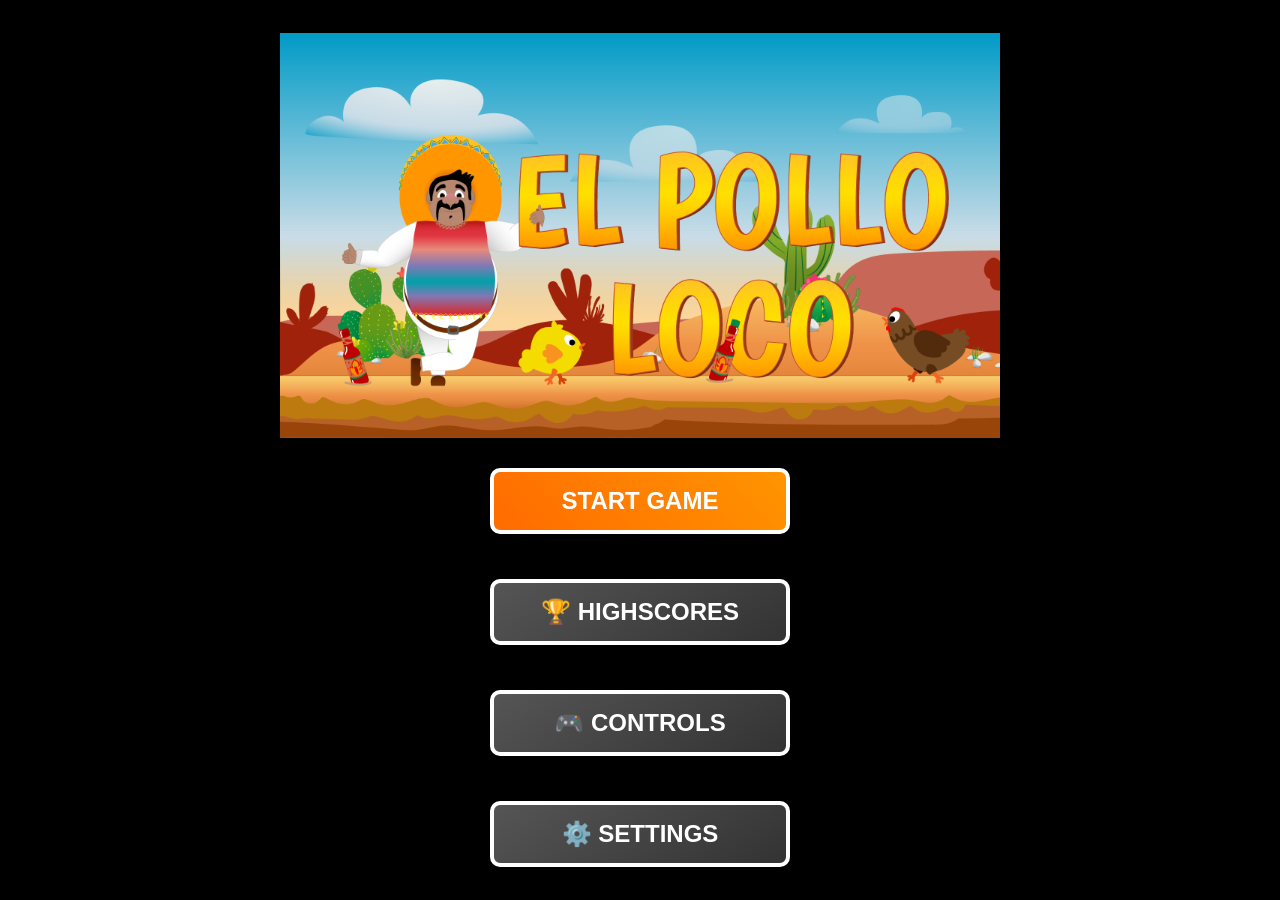
<file: index.html>
<!DOCTYPE html>
<html lang="en">
  <head>
    <meta charset="UTF-8" />
    <meta name="viewport" content="width=device-width, initial-scale=1.0" />
    <title>El Polo Loco</title>
    <link rel="stylesheet" href="style.css" />
    <script type="module" src="js/game.js"></script>
  </head>

  <body>
    <!-- Start Screen -->
    <div id="startScreen" class="screen">
      <img
        src="img/9_intro_outro_screens/start/startscreen_1.png"
        alt="El Pollo Loco"
      />

      <div class="start-buttons">
        <button id="startButton" class="game-button">START GAME</button>
        <button id="showHighscores" class="game-button secondary">🏆 HIGHSCORES</button>
        <button id="showControls" class="game-button secondary">🎮 CONTROLS</button>
        <button id="openSettings" class="game-button secondary">⚙️ SETTINGS</button>
      </div>
    </div>

    <!-- Canvas Container -->
    <div id="canvasContainer">
      <h1>El Polo Loco</h1>
      <canvas id="canvas" width="720" height="480"></canvas>
    </div>

    <!-- Settings Screen -->
    <div id="settingsScreen" class="screen overlay hidden">
      <div class="settings-panel">
        <h2>⚙️ SETTINGS</h2>

        <!-- Audio Settings -->
        <div class="settings-section">
          <h3>🔊 Audio</h3>

          <div class="setting-row">
            <label for="musicVolume">Music Volume:</label>
            <input
              type="range"
              id="musicVolume"
              min="0"
              max="100"
              value="100"
            />
            <span id="musicVolumeValue" class="value-display">100%</span>
          </div>

          <div class="setting-row">
            <label for="soundVolume">Sound Volume:</label>
            <input type="range" id="soundVolume" min="0" max="100" value="30" />
            <span id="soundVolumeValue" class="value-display">30%</span>
          </div>

          <div class="setting-row checkbox-row">
            <label for="muteAll">
              <input type="checkbox" id="muteAll" />
              Mute All
            </label>
          </div>
        </div>

        <!-- Legal Links -->
        <div class="settings-section">
          <h3>📋 Legal</h3>
          <div class="legal-links">
            <a href="impressum.html" target="_blank">📄 Impressum</a>
            <a href="datenschutz.html" target="_blank">🔒 Datenschutz</a>
          </div>
        </div>

        <!-- Buttons -->
        <div class="settings-buttons">
          <button id="saveSettings" class="game-button">SAVE & CLOSE</button>
          <button id="cancelSettings" class="game-button secondary">
            CANCEL
          </button>
        </div>
      </div>
    </div>

    <!-- Win Screen -->
    <div id="winScreen" class="screen overlay hidden">
      <img src="img/You won, you lost/You Win A.png" alt="You Win" />
      <div class="button-container">
        <button id="restartButton" class="game-button">RESTART</button>
        <button id="nextLevelButton" class="game-button">NEXT LEVEL</button>
      </div>
    </div>

    <!-- Lost Screen -->
    <div id="lostScreen" class="screen overlay hidden">
      <img src="img/You won, you lost/You lost.png" alt="You Lost" />
      <button id="restartLostButton" class="game-button">RESTART</button>
    </div>

    <!-- Score Breakdown Screen -->
    <div id="scoreScreen" class="screen overlay hidden">
      <div class="score-panel">
        <h2>🎉 VICTORY!</h2>
        
        <div class="score-breakdown">
          <h3>Score Breakdown:</h3>
          
          <div class="score-row">
            <span class="label">💰 Coins:</span>
            <span id="scoreCoins" class="value">--</span>
          </div>
          
          <div class="score-row">
            <span class="label">❤️ Health:</span>
            <span id="scoreHealth" class="value">--</span>
          </div>
          
          <div class="score-row">
            <span class="label">🍾 Bottles:</span>
            <span id="scoreBottles" class="value">--</span>
          </div>
          
          <div class="score-row">
            <span class="label">⏱️ Time Bonus:</span>
            <span id="scoreTime" class="value">--</span>
          </div>
          
          <div class="score-row subtotal">
            <span class="label">Subtotal:</span>
            <span id="scoreSubtotal" class="value">--</span>
          </div>
          
          <div class="score-row multiplier">
            <span class="label">✨ Multiplier:</span>
            <span id="scoreMultiplier" class="value">--</span>
          </div>
          
          <div class="score-row bonus">
            <span class="label">🎁 Level Bonus:</span>
            <span id="scoreLevelBonus" class="value">+500</span>
          </div>
          
          <div class="score-row total">
            <span class="label">TOTAL SCORE:</span>
            <span id="scoreTotal" class="value">--</span>
          </div>
        </div>
        
        <input 
          type="text" 
          id="playerNameInput" 
          placeholder="Enter your name..." 
          maxlength="20"
          class="name-input"
        >
        
        <div class="score-buttons">
          <button id="submitScore" class="game-button">SUBMIT SCORE</button>
          <button id="skipScore" class="game-button secondary">SKIP</button>
        </div>
      </div>
    </div>

    <!-- Highscore Screen -->
    <div id="highscoreScreen" class="screen overlay hidden">
      <div class="info-panel">
        <h2>🏆 TOP 10 HIGHSCORES</h2>
        
        <div id="highscoreList" class="highscore-list">
          <div class="loading">Loading...</div>
        </div>
        
        <button id="closeHighscores" class="game-button">CLOSE</button>
      </div>
    </div>

    <!-- ========== NEU: Controls Screen ========== -->
    <div id="controlsScreen" class="screen overlay hidden">
      <div class="info-panel">
        <h2>🎮 CONTROLS</h2>
        
        <div class="controls-detail">
          <div class="control-item">
            <div class="key-display">
              <span class="key">←</span>
              <span class="key">→</span>
            </div>
            <div class="control-description">
              <h3>Move Left / Right</h3>
              <p>Use arrow keys to walk through the level</p>
            </div>
          </div>
          
          <div class="control-item">
            <div class="key-display">
              <span class="key wide">SPACE</span>
            </div>
            <div class="control-description">
              <h3>Jump</h3>
              <p>Press and hold for higher jumps</p>
            </div>
          </div>
          
          <div class="control-item">
            <div class="key-display">
              <span class="key">D</span>
            </div>
            <div class="control-description">
              <h3>Throw Bottle</h3>
              <p>Attack chickens and the endboss</p>
            </div>
          </div>
        </div>
        
        <div class="game-tips">
          <h3>💡 Tips:</h3>
          <ul>
            <li>Collect bottles to increase your inventory (max 10)</li>
            <li>Jump on chickens to defeat them</li>
            <li>Hit the endboss 10 times with bottles to win</li>
            <li>Collect all coins for maximum score</li>
            <li>Finish quickly for time bonus</li>
          </ul>
        </div>
        
        <button id="closeControls" class="game-button">CLOSE</button>
      </div>
    </div>
    <!-- ========== ENDE Controls Screen ========== -->

  </body>
</html>
</file>
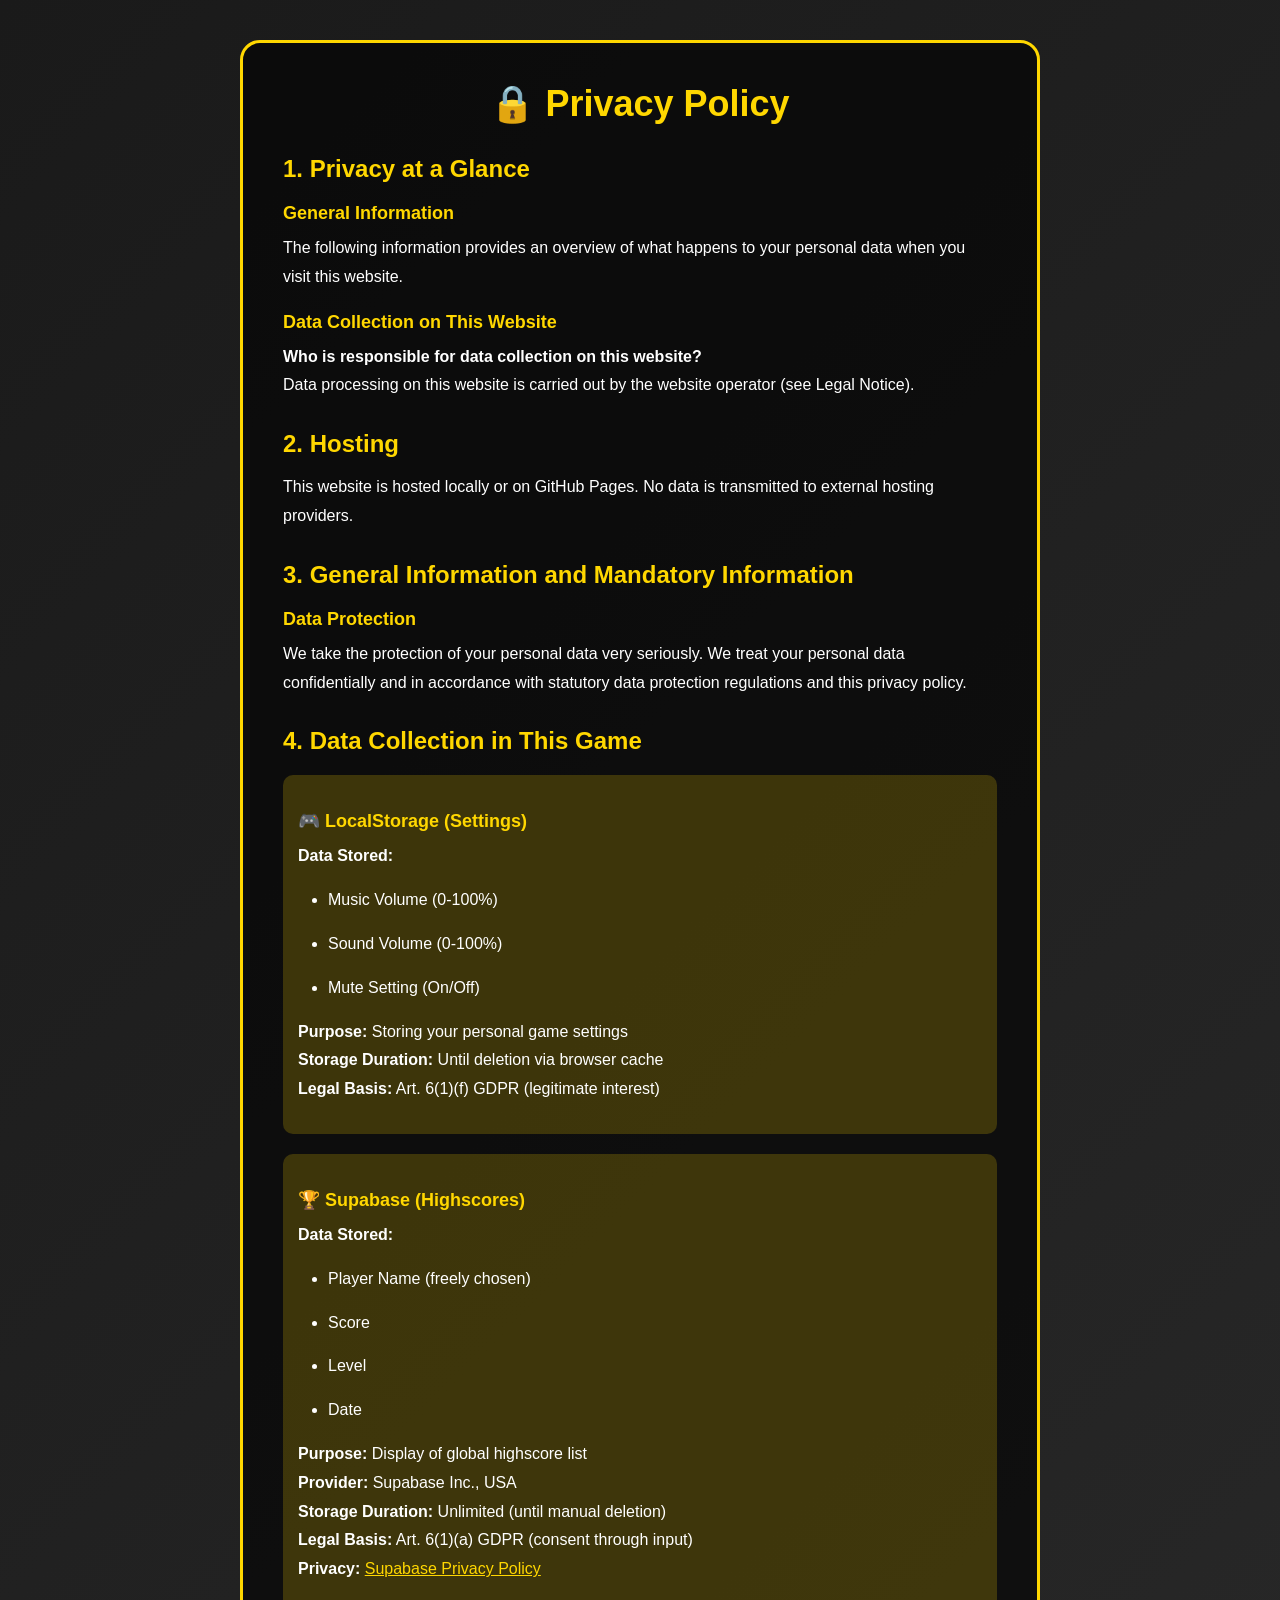
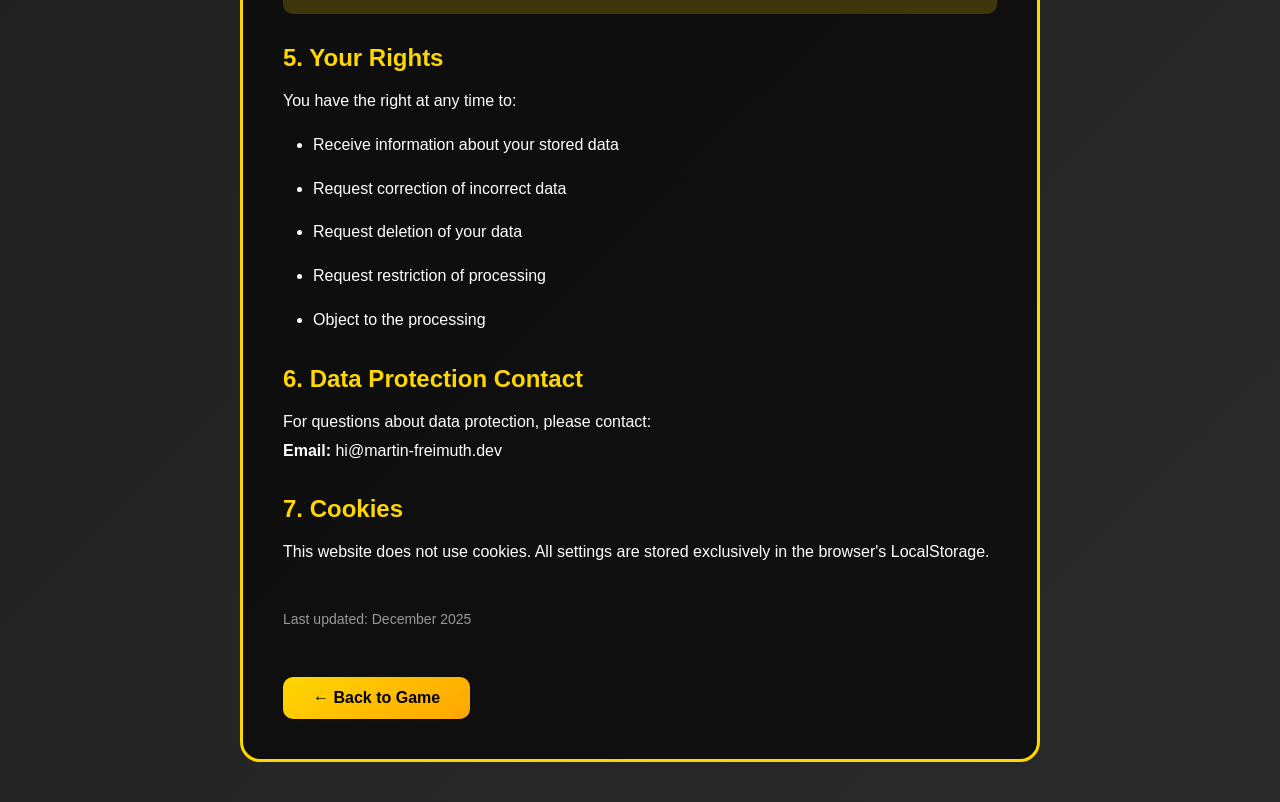
<file: datenschutz.html>
<!DOCTYPE html>
<html lang="en">
<head>
    <meta charset="UTF-8">
    <meta name="viewport" content="width=device-width, initial-scale=1.0">
    <title>Privacy Policy - El Pollo Loco</title>
    <style>
        * {
            margin: 0;
            padding: 0;
            box-sizing: border-box;
        }

        body {
            font-family: Arial, sans-serif;
            background: linear-gradient(135deg, #1a1a1a 0%, #2a2a2a 100%);
            color: white;
            padding: 40px 20px;
            min-height: 100vh;
        }

        .container {
            max-width: 800px;
            margin: 0 auto;
            background: rgba(0, 0, 0, 0.6);
            padding: 40px;
            border-radius: 20px;
            border: 3px solid #FFD700;
        }

        h1 {
            color: #FFD700;
            margin-bottom: 30px;
            text-align: center;
            font-size: 36px;
        }

        h2 {
            color: #FFD700;
            margin-top: 30px;
            margin-bottom: 15px;
            font-size: 24px;
        }

        h3 {
            color: #FFD700;
            margin-top: 20px;
            margin-bottom: 10px;
            font-size: 18px;
        }

        p, li {
            line-height: 1.8;
            margin-bottom: 15px;
        }

        ul {
            margin-left: 30px;
        }

        .back-link {
            display: inline-block;
            margin-top: 30px;
            padding: 12px 30px;
            background: linear-gradient(145deg, #FFD700, #FFA500);
            color: #000;
            text-decoration: none;
            border-radius: 10px;
            font-weight: bold;
            transition: transform 0.3s;
        }

        .back-link:hover {
            transform: translateY(-2px);
        }

        .highlight {
            background: rgba(255, 215, 0, 0.2);
            padding: 15px;
            border-radius: 10px;
            margin: 20px 0;
        }
    </style>
</head>
<body>
    <div class="container">
        <h1>🔒 Privacy Policy</h1>

        <h2>1. Privacy at a Glance</h2>
        
        <h3>General Information</h3>
        <p>
            The following information provides an overview of what happens to 
            your personal data when you visit this website.
        </p>

        <h3>Data Collection on This Website</h3>
        <p>
            <strong>Who is responsible for data collection on this website?</strong><br>
            Data processing on this website is carried out by the website 
            operator (see Legal Notice).
        </p>

        <h2>2. Hosting</h2>
        <p>
            This website is hosted locally or on GitHub Pages. No data is 
            transmitted to external hosting providers.
        </p>

        <h2>3. General Information and Mandatory Information</h2>
        
        <h3>Data Protection</h3>
        <p>
            We take the protection of your personal data very seriously. 
            We treat your personal data confidentially and in accordance 
            with statutory data protection regulations and this privacy policy.
        </p>

        <h2>4. Data Collection in This Game</h2>
        
        <div class="highlight">
            <h3>🎮 LocalStorage (Settings)</h3>
            <p>
                <strong>Data Stored:</strong>
            </p>
            <ul>
                <li>Music Volume (0-100%)</li>
                <li>Sound Volume (0-100%)</li>
                <li>Mute Setting (On/Off)</li>
            </ul>
            <p>
                <strong>Purpose:</strong> Storing your personal game settings<br>
                <strong>Storage Duration:</strong> Until deletion via browser cache<br>
                <strong>Legal Basis:</strong> Art. 6(1)(f) GDPR (legitimate interest)
            </p>
        </div>

        <div class="highlight">
            <h3>🏆 Supabase (Highscores)</h3>
            <p>
                <strong>Data Stored:</strong>
            </p>
            <ul>
                <li>Player Name (freely chosen)</li>
                <li>Score</li>
                <li>Level</li>
                <li>Date</li>
            </ul>
            <p>
                <strong>Purpose:</strong> Display of global highscore list<br>
                <strong>Provider:</strong> Supabase Inc., USA<br>
                <strong>Storage Duration:</strong> Unlimited (until manual deletion)<br>
                <strong>Legal Basis:</strong> Art. 6(1)(a) GDPR (consent through input)<br>
                <strong>Privacy:</strong> <a href="https://supabase.com/privacy" target="_blank" style="color: #FFD700;">Supabase Privacy Policy</a>
            </p>
        </div>

        <h2>5. Your Rights</h2>
        <p>
            You have the right at any time to:
        </p>
        <ul>
            <li>Receive information about your stored data</li>
            <li>Request correction of incorrect data</li>
            <li>Request deletion of your data</li>
            <li>Request restriction of processing</li>
            <li>Object to the processing</li>
        </ul>

        <h2>6. Data Protection Contact</h2>
        <p>
            For questions about data protection, please contact:<br>
            <strong>Email:</strong> hi@martin-freimuth.dev
        </p>

        <h2>7. Cookies</h2>
        <p>
            This website does not use cookies. All settings are stored 
            exclusively in the browser's LocalStorage.
        </p>

        <p style="margin-top: 40px; font-size: 14px; color: #999;">
            Last updated: December 2025
        </p>

        <a href="index.html" class="back-link">← Back to Game</a>
    </div>
</body>
</html>
</file>
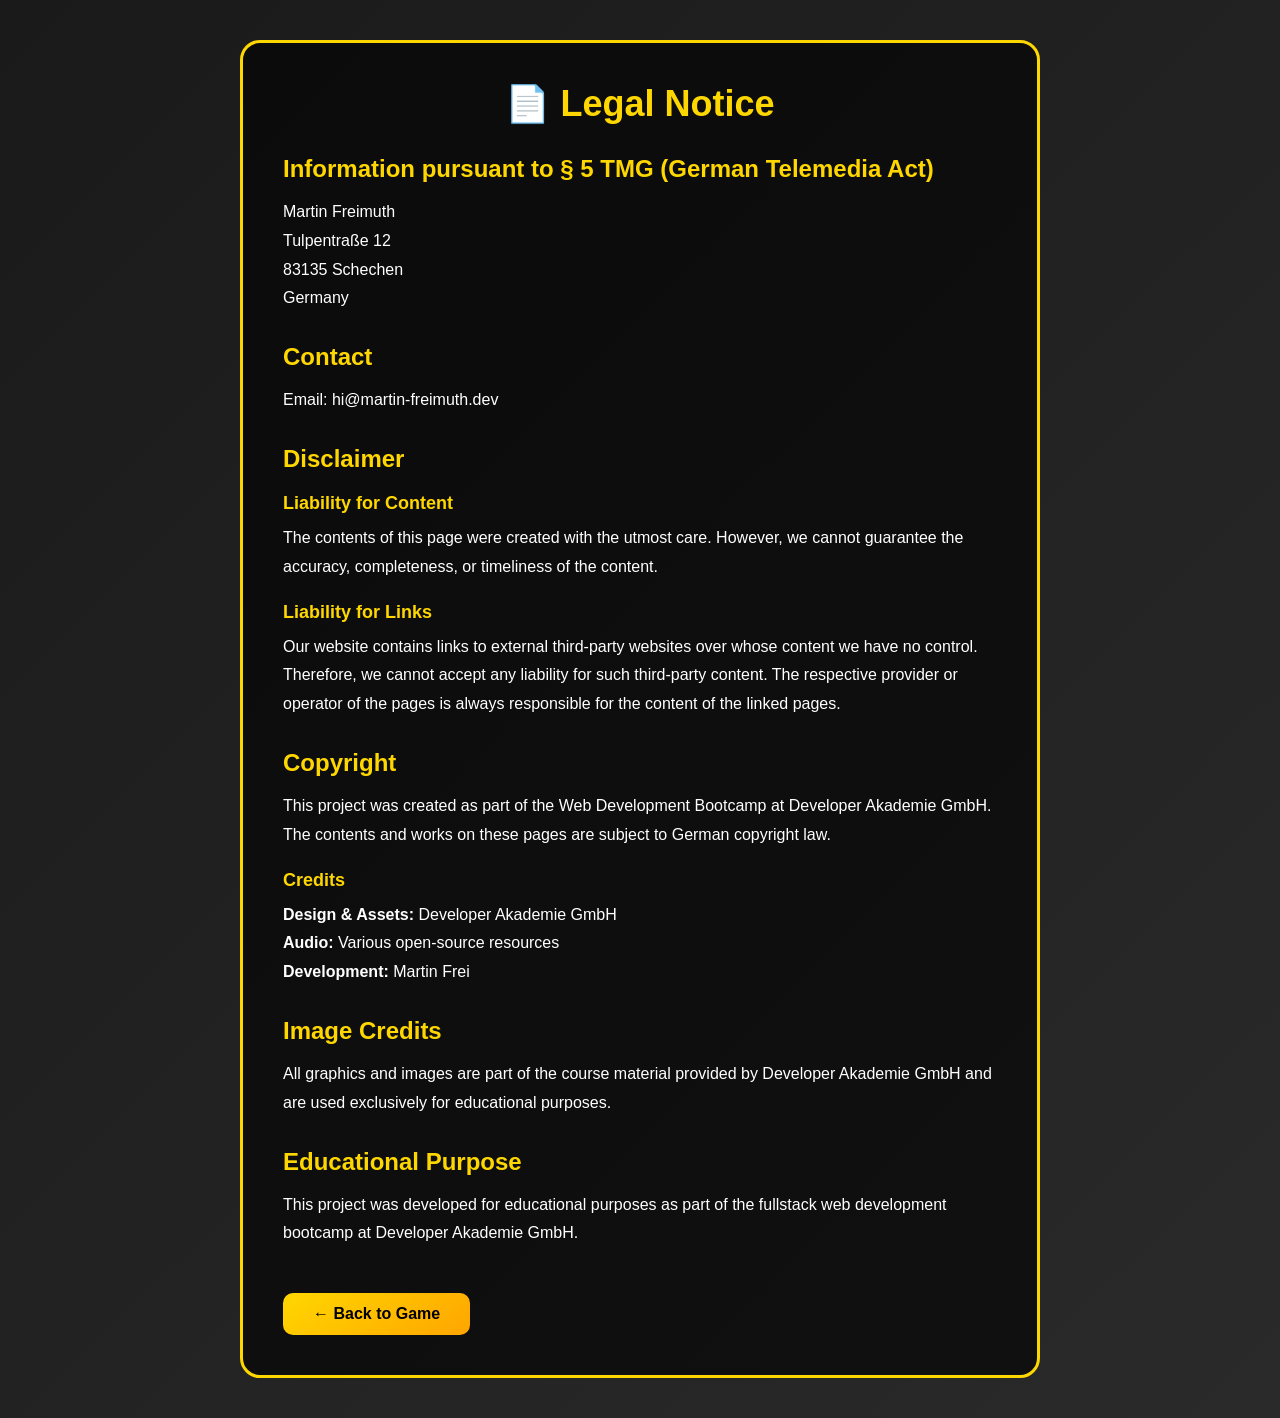
<file: impressum.html>
<!DOCTYPE html>
<html lang="en">
<head>
    <meta charset="UTF-8">
    <meta name="viewport" content="width=device-width, initial-scale=1.0">
    <title>Legal Notice - El Pollo Loco</title>
    <style>
        * {
            margin: 0;
            padding: 0;
            box-sizing: border-box;
        }

        body {
            font-family: Arial, sans-serif;
            background: linear-gradient(135deg, #1a1a1a 0%, #2a2a2a 100%);
            color: white;
            padding: 40px 20px;
            min-height: 100vh;
        }

        .container {
            max-width: 800px;
            margin: 0 auto;
            background: rgba(0, 0, 0, 0.6);
            padding: 40px;
            border-radius: 20px;
            border: 3px solid #FFD700;
        }

        h1 {
            color: #FFD700;
            margin-bottom: 30px;
            text-align: center;
            font-size: 36px;
        }

        h2 {
            color: #FFD700;
            margin-top: 30px;
            margin-bottom: 15px;
            font-size: 24px;
        }

        h3 {
            color: #FFD700;
            margin-top: 20px;
            margin-bottom: 10px;
            font-size: 18px;
        }

        p, li {
            line-height: 1.8;
            margin-bottom: 15px;
        }

        .back-link {
            display: inline-block;
            margin-top: 30px;
            padding: 12px 30px;
            background: linear-gradient(145deg, #FFD700, #FFA500);
            color: #000;
            text-decoration: none;
            border-radius: 10px;
            font-weight: bold;
            transition: transform 0.3s;
        }

        .back-link:hover {
            transform: translateY(-2px);
        }
    </style>
</head>
<body>
    <div class="container">
        <h1>📄 Legal Notice</h1>

        <h2>Information pursuant to § 5 TMG (German Telemedia Act)</h2>
        <p>
            Martin Freimuth<br>
            Tulpentraße 12<br>
            83135 Schechen<br>
            Germany
        </p>

        <h2>Contact</h2>
        <p>
            Email: hi@martin-freimuth.dev<br>

        <h2>Disclaimer</h2>
        
        <h3>Liability for Content</h3>
        <p>
            The contents of this page were created with the utmost care. 
            However, we cannot guarantee the accuracy, completeness, or 
            timeliness of the content.
        </p>

        <h3>Liability for Links</h3>
        <p>
            Our website contains links to external third-party websites over 
            whose content we have no control. Therefore, we cannot accept any 
            liability for such third-party content. The respective provider or 
            operator of the pages is always responsible for the content of the 
            linked pages.
        </p>

        <h2>Copyright</h2>
        <p>
            This project was created as part of the Web Development Bootcamp 
            at Developer Akademie GmbH. The contents and works on these pages 
            are subject to German copyright law.
        </p>

        <h3>Credits</h3>
        <p>
            <strong>Design & Assets:</strong> Developer Akademie GmbH<br>
            <strong>Audio:</strong> Various open-source resources<br>
            <strong>Development:</strong> Martin Frei
        </p>

        <h2>Image Credits</h2>
        <p>
            All graphics and images are part of the course material provided 
            by Developer Akademie GmbH and are used exclusively for 
            educational purposes.
        </p>

        <h2>Educational Purpose</h2>
        <p>
            This project was developed for educational purposes as part of 
            the fullstack web development bootcamp at Developer Akademie GmbH.
        </p>

        <a href="index.html" class="back-link">← Back to Game</a>
    </div>
</body>
</html>
</file>
<file: style.css>
/* style.css */

* {
  padding: 0;
  margin: 0;
  box-sizing: border-box;
}

body {
  margin: 0;
  padding: 0;
  display: flex;
  justify-content: center;
  align-items: center;
  min-height: 100vh;
  background-color: #000;
  font-family: "Arial", sans-serif;
  overflow: hidden;
}

/* Start Screen */
.screen {
  position: fixed;
  top: 0;
  left: 0;
  width: 100vw;
  height: 100vh;
  display: flex;
  flex-direction: column;
  justify-content: center;
  align-items: center;
  background-color: #000;
  z-index: 100;
}

.screen img {
  max-width: 720px;
  max-height: 480px;
}

.game-button {
  margin-top: 30px;
  padding: 15px 40px;
  font-size: 24px;
  font-weight: bold;
  color: #fff;
  background: linear-gradient(45deg, #ff6b00, #ff9500);
  border: 4px solid #fff;
  border-radius: 10px;
  cursor: pointer;
  text-transform: uppercase;
  box-shadow: 0 8px 15px rgba(0, 0, 0, 0.5);
  transition: all 0.3s;
}

.game-button:hover {
  transform: scale(1.1);
  box-shadow: 0 12px 20px rgba(255, 107, 0, 0.6);
}

.game-button:active {
  transform: scale(0.95);
}

/* Canvas Container */
#canvasContainer {
  display: none;
  flex-direction: column;
  justify-content: center;
  align-items: center;
  position: fixed;
  top: 0;
  left: 0;
  width: 100vw;
  height: 100vh;
  z-index: 10;
}

#canvasContainer.active {
  display: flex; 
}

#canvasContainer h1 {
  color: #fff;
  margin-bottom: 20px;
  font-size: 48px;
  text-shadow: 3px 3px 6px rgba(0, 0, 0, 0.8);
}

#canvas {
  border: 3px solid red;  /* DEBUG: Dicker roter Rand */
  background-color: #000;
  display: block; 
}

/* Overlay Screens  */
.screen.overlay {
    position: fixed;
    top: 0;              
    left: 0;          
    width: 100vw;       
    height: 100vh;       
    background-color: rgba(0, 0, 0, 0.95); 
    z-index: 1000;       
    display: flex;       
    justify-content: center; 
    align-items: center;    
}

.screen.overlay img {
  max-width: 500px;
  max-height: 300px;
  margin-bottom: 30px;
}

/* Button Container */
.button-container {
  display: flex;
  gap: 20px;
  justify-content: center;
}

/* Hidden Class */
.hidden {
  display: none !important;
}

.controls-info {
  background: rgba(0, 0, 0, 0.7);
  padding: 20px;
  border-radius: 10px;
  margin: 20px 0;
  max-width: 300px;
}

.controls-info h3 {
  color: #FFD700;
  margin: 0 0 15px 0;
  font-size: 24px;
  text-align: center;
}

.control-row {
  display: flex;
  align-items: center;
  gap: 15px;
  margin-bottom: 10px;
}

.key {
  background: linear-gradient(145deg, #2a2a2a, #1a1a1a);
  color: white;
  padding: 8px 12px;
  border-radius: 5px;
  font-weight: bold;
  min-width: 40px;
  text-align: center;
  box-shadow: 0 4px 6px rgba(0,0,0,0.3);
  border: 2px solid #444;
}

.key.wide {
  min-width: 80px;
}

.label {
  color: white;
  font-size: 16px;
}

/* ===== CONTROLS INFO ===== */
.controls-info {
    background: rgba(0, 0, 0, 0.8);
    padding: 25px;
    border-radius: 15px;
    margin: 30px auto;
    max-width: 350px;
    border: 3px solid #FFD700;
}

.controls-info h3 {
    color: #FFD700;
    margin: 0 0 20px 0;
    font-size: 28px;
    text-align: center;
    text-shadow: 2px 2px 4px rgba(0,0,0,0.5);
}

.control-row {
    display: flex;
    align-items: center;
    gap: 15px;
    margin-bottom: 15px;
}

.key {
    background: linear-gradient(145deg, #3a3a3a, #1a1a1a);
    color: #FFD700;
    padding: 10px 15px;
    border-radius: 8px;
    font-weight: bold;
    font-size: 18px;
    min-width: 50px;
    text-align: center;
    box-shadow: 0 4px 8px rgba(0,0,0,0.4);
    border: 2px solid #555;
}

.key.wide {
    min-width: 100px;
}

.label {
    color: white;
    font-size: 18px;
    flex: 1;
}

/* ===== SETTINGS PANEL ===== */
.screen.overlay {
    position: fixed;
    background-color: rgba(0, 0, 0, 0.9);
    z-index: 500;
    display: flex;
    justify-content: center;
    align-items: center;
}

.settings-panel {
    background: linear-gradient(135deg, #2a2a2a 0%, #1a1a1a 100%);
    padding: 40px;
    border-radius: 20px;
    max-width: 500px;
    width: 90%;
    border: 3px solid #FFD700;
    box-shadow: 0 10px 40px rgba(0,0,0,0.8);
}

.settings-panel h2 {
    color: #FFD700;
    text-align: center;
    margin: 0 0 30px 0;
    font-size: 32px;
    text-shadow: 2px 2px 4px rgba(0,0,0,0.5);
}

.settings-section {
    margin-bottom: 30px;
    padding-bottom: 20px;
    border-bottom: 2px solid #444;
}

.settings-section:last-of-type {
    border-bottom: none;
}

.settings-section h3 {
    color: #FFD700;
    margin: 0 0 15px 0;
    font-size: 22px;
}

.setting-row {
    display: flex;
    align-items: center;
    gap: 15px;
    margin-bottom: 15px;
}

.setting-row label {
    color: white;
    font-size: 16px;
    min-width: 140px;
}

.setting-row input[type="range"] {
    flex: 1;
    height: 8px;
    border-radius: 5px;
    background: #444;
    outline: none;
    -webkit-appearance: none;
}

.setting-row input[type="range"]::-webkit-slider-thumb {
    -webkit-appearance: none;
    appearance: none;
    width: 20px;
    height: 20px;
    border-radius: 50%;
    background: #FFD700;
    cursor: pointer;
    box-shadow: 0 2px 5px rgba(0,0,0,0.3);
}

.setting-row input[type="range"]::-moz-range-thumb {
    width: 20px;
    height: 20px;
    border-radius: 50%;
    background: #FFD700;
    cursor: pointer;
    border: none;
    box-shadow: 0 2px 5px rgba(0,0,0,0.3);
}

.value-display {
    color: #FFD700;
    font-weight: bold;
    min-width: 50px;
    text-align: right;
}

.checkbox-row {
    margin-top: 10px;
}

.checkbox-row label {
    display: flex;
    align-items: center;
    gap: 10px;
    cursor: pointer;
}

.checkbox-row input[type="checkbox"] {
    width: 20px;
    height: 20px;
    cursor: pointer;
}

/* Legal Links */
.legal-links {
    display: flex;
    flex-direction: column;
    gap: 10px;
}

.legal-links a {
    color: #FFD700;
    text-decoration: none;
    padding: 10px;
    background: rgba(255, 215, 0, 0.1);
    border-radius: 5px;
    transition: background 0.3s;
}

.legal-links a:hover {
    background: rgba(255, 215, 0, 0.2);
}

/* Settings Buttons */
.settings-buttons {
    display: flex;
    gap: 15px;
    margin-top: 30px;
}

.settings-buttons button {
    flex: 1;
}

.game-button.secondary {
    background: linear-gradient(145deg, #555, #333);
}

.game-button.secondary:hover {
    background: linear-gradient(145deg, #666, #444);
}

.score-panel {
    background: linear-gradient(135deg, #2a2a2a 0%, #1a1a1a 100%);
    padding: 40px;
    border-radius: 20px;
    max-width: 600px;
    width: 90%;
    border: 3px solid #FFD700;
    box-shadow: 0 10px 40px rgba(0,0,0,0.8);
    max-height: 90vh;
    overflow-y: auto;
}

.score-panel h2 {
    color: #FFD700;
    text-align: center;
    margin: 0 0 30px 0;
    font-size: 36px;
    text-shadow: 2px 2px 4px rgba(0,0,0,0.5);
}

.score-breakdown {
    background: rgba(0, 0, 0, 0.4);
    padding: 20px;
    border-radius: 10px;
    margin-bottom: 20px;
}

.score-breakdown h3 {
    color: #FFD700;
    margin: 0 0 15px 0;
    font-size: 22px;
    text-align: center;
}

.score-row {
    display: flex;
    justify-content: space-between;
    padding: 10px 0;
    border-bottom: 1px solid #444;
    color: white;
    font-size: 16px;
}

.score-row:last-child {
    border-bottom: none;
}

.score-row.subtotal {
    margin-top: 10px;
    padding-top: 15px;
    border-top: 2px solid #666;
    font-weight: bold;
    color: #FFD700;
    font-size: 18px;
}

.score-row.multiplier {
    color: #FFA500;
    font-style: italic;
    font-size: 18px;
}

.score-row.bonus {
    color: #90EE90;
    font-size: 18px;
}

.score-row.total {
    margin-top: 15px;
    padding-top: 15px;
    border-top: 3px solid #FFD700;
    font-size: 28px;
    font-weight: bold;
    color: #FFD700;
    text-shadow: 0 0 10px rgba(255, 215, 0, 0.5);
}

.score-row .label {
    font-weight: normal;
}

.score-row .value {
    font-weight: bold;
}

/* Name Input */
.name-input {
    width: 100%;
    padding: 15px;
    font-size: 18px;
    border: 2px solid #FFD700;
    border-radius: 10px;
    background: rgba(0, 0, 0, 0.6);
    color: white;
    text-align: center;
    margin-bottom: 20px;
    box-sizing: border-box;
}

.name-input:focus {
    outline: none;
    border-color: #FFA500;
    box-shadow: 0 0 10px rgba(255, 215, 0, 0.5);
}

.name-input::placeholder {
    color: #999;
}

/* Score Buttons */
.score-buttons {
    display: flex;
    gap: 15px;
}

.score-buttons button {
    flex: 1;
}
/* ===== START BUTTONS ===== */
.start-buttons {
    display: flex;
    flex-direction: column;
    gap: 15px;
    min-width: 300px;
}

/* ===== INFO PANELS (Highscore & Controls) ===== */
.info-panel {
    background: linear-gradient(135deg, #2a2a2a 0%, #1a1a1a 100%);
    padding: 40px;
    border-radius: 20px;
    max-width: 700px;
    width: 90%;
    border: 3px solid #FFD700;
    box-shadow: 0 10px 40px rgba(0,0,0,0.8);
    max-height: 85vh;
    overflow-y: auto;
}

.info-panel h2 {
    color: #FFD700;
    text-align: center;
    margin: 0 0 30px 0;
    font-size: 36px;
    text-shadow: 2px 2px 4px rgba(0,0,0,0.5);
}

/* ===== HIGHSCORE LIST ===== */
.highscore-list {
    background: rgba(0, 0, 0, 0.4);
    padding: 20px;
    border-radius: 10px;
    margin-bottom: 20px;
    min-height: 300px;
}

.highscore-list .loading {
    color: #999;
    text-align: center;
    padding: 40px;
    font-size: 18px;
}

.highscore-list ol {
    list-style: none;
    padding: 0;
    margin: 0;
}

.highscore-entry {
    display: flex;
    justify-content: space-between;
    align-items: center;
    padding: 15px;
    margin-bottom: 10px;
    background: rgba(255, 215, 0, 0.1);
    border-radius: 8px;
    border-left: 4px solid #FFD700;
    transition: transform 0.2s, background 0.2s;
}

.highscore-entry:hover {
    transform: translateX(5px);
    background: rgba(255, 215, 0, 0.2);
}

.highscore-entry.rank-1 {
    border-left-color: #FFD700;
    background: rgba(255, 215, 0, 0.2);
}

.highscore-entry.rank-2 {
    border-left-color: #C0C0C0;
}

.highscore-entry.rank-3 {
    border-left-color: #CD7F32;
}

.highscore-rank {
    font-size: 24px;
    font-weight: bold;
    color: #FFD700;
    min-width: 40px;
    text-align: center;
}

.highscore-name {
    flex: 1;
    font-size: 18px;
    color: white;
    margin: 0 20px;
}

.highscore-score {
    font-size: 20px;
    font-weight: bold;
    color: #FFD700;
}

.highscore-details {
    font-size: 12px;
    color: #999;
    margin-left: 15px;
}

/* ===== CONTROLS DETAIL ===== */
.controls-detail {
    background: rgba(0, 0, 0, 0.4);
    padding: 20px;
    border-radius: 10px;
    margin-bottom: 20px;
}

.control-item {
    display: flex;
    align-items: center;
    gap: 30px;
    padding: 20px;
    margin-bottom: 15px;
    background: rgba(255, 215, 0, 0.05);
    border-radius: 10px;
}

.control-item:last-child {
    margin-bottom: 0;
}

.key-display {
    display: flex;
    gap: 10px;
}

.control-description {
    flex: 1;
}

.control-description h3 {
    color: #FFD700;
    margin: 0 0 5px 0;
    font-size: 18px;
}

.control-description p {
    color: #ccc;
    margin: 0;
    font-size: 14px;
}

/* Game Tips */
.game-tips {
    background: rgba(0, 0, 0, 0.4);
    padding: 20px;
    border-radius: 10px;
    margin-bottom: 20px;
}

.game-tips h3 {
    color: #FFD700;
    margin: 0 0 15px 0;
    font-size: 20px;
}

.game-tips ul {
    list-style: none;
    padding: 0;
    margin: 0;
}

.game-tips li {
    color: white;
    padding: 8px 0;
    padding-left: 25px;
    position: relative;
}

.game-tips li:before {
    content: "▸";
    color: #FFD700;
    position: absolute;
    left: 0;
    font-size: 18px;
}
</file>
